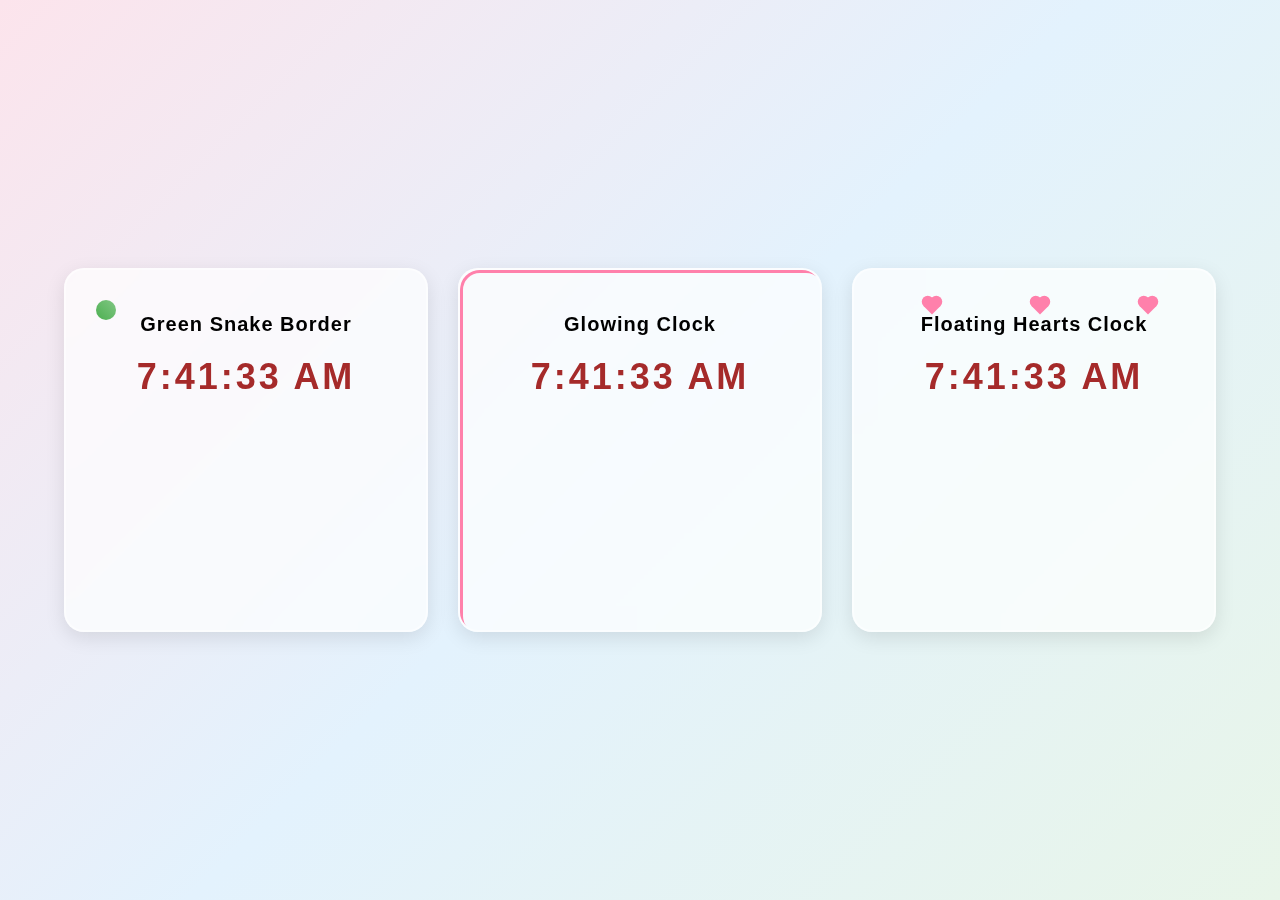
<file: Lesson 1/clock-react-2.html>
<!DOCTYPE html>
<html>

<head>
    <title>Girly Clock with Animations</title>
    <style>
        body {
            background: linear-gradient(135deg, #fce4ec, #e3f2fd, #e8f5e9);
            font-family: 'Segoe UI', Tahoma, Geneva, Verdana, sans-serif;
            height: 100vh;
            display: flex;
            align-items: center;
            justify-content: center;
            margin: 0;
            gap: 30px;
        }

        .card {
            width: 300px;
            height: 300px;
            background: #ffffffb3;
            padding: 30px;
            border-radius: 20px;
            box-shadow: 0 6px 20px rgba(0, 0, 0, 0.1);
            backdrop-filter: blur(10px);
            border: 2px solid rgba(255, 255, 255, 0.5);
            text-align: center;
            position: relative;
            overflow: hidden;
        }

        h1 {
            color: black;
            font-size: 20px;
            font-weight: 600;
            letter-spacing: 1px;
            margin-bottom: 20px;
        }

        .time {
            font-size: 36px;
            font-weight: bold;
            color: brown;
            letter-spacing: 3px;
        }

        /* Snake Animation */
        .snake {
            position: absolute;
            width: 20px;
            height: 20px;
            background: linear-gradient(45deg, #4caf50, #81c784);
            border-radius: 50%;
            animation: moveAround 6s linear infinite;
        }

        @keyframes moveAround {
            0% { top: 0; left: 0; }
            25% { top: 0; left: calc(100% - 20px); }
            50% { top: calc(100% - 20px); left: calc(100% - 20px); }
            75% { top: calc(100% - 20px); left: 0; }
            100% { top: 0; left: 0; }
        }

        /* Glow Border Animation */
        .glow::before {
            content: '';
            position: absolute;
            top: 0;
            left: 0;
            width: 100%;
            height: 100%;
            border: 3px solid #ff80ab;
            border-radius: 20px;
            animation: glowing 3s linear infinite;
        }

        @keyframes glowing {
            0% { box-shadow: 0 0 5px #ff80ab, 0 0 10px #ff80ab; }
            50% { box-shadow: 0 0 20px #f48fb1, 0 0 40px #f06292; }
            100% { box-shadow: 0 0 5px #ff80ab, 0 0 10px #ff80ab; }
        }

        /* Floating Hearts */
        .heart {
            position: absolute;
            width: 12px;
            height: 12px;
            background: #ff80ab;
            transform: rotate(45deg);
            animation: floatHearts 4s linear infinite;
        }

        .heart::before,
        .heart::after {
            content: '';
            position: absolute;
            width: 12px;
            height: 12px;
            background: #ff80ab;
            border-radius: 50%;
        }

        .heart::before { top: -6px; left: 0; }
        .heart::after { top: 0; left: -6px; }

        @keyframes floatHearts {
            0% { top: 100%; opacity: 1; }
            100% { top: -10%; opacity: 0; }
        }
    </style>
</head>

<body>
    <div class="card">
        <div class="snake"></div>
        <h1>Green Snake Border</h1>
        <div class="time" id="clock1"></div>
    </div>

    <div class="card glow">
        <h1>Glowing Clock</h1>
        <div class="time" id="clock2"></div>
    </div>

    <div class="card">
        <div class="heart" style="left:50%; animation-delay:0s"></div>
        <div class="heart" style="left:20%; animation-delay:1s"></div>
        <div class="heart" style="left:80%; animation-delay:2s"></div>
        <h1>Floating Hearts Clock</h1>
        <div class="time" id="clock3"></div>
    </div>

    <script>
        function updateClocks() {
            const time = new Date().toLocaleTimeString();
            document.getElementById('clock1').innerText = time;
            document.getElementById('clock2').innerText = time;
            document.getElementById('clock3').innerText = time;
        }
        setInterval(updateClocks, 1000);
        updateClocks();
    </script>
</body>

</html>
</file>
